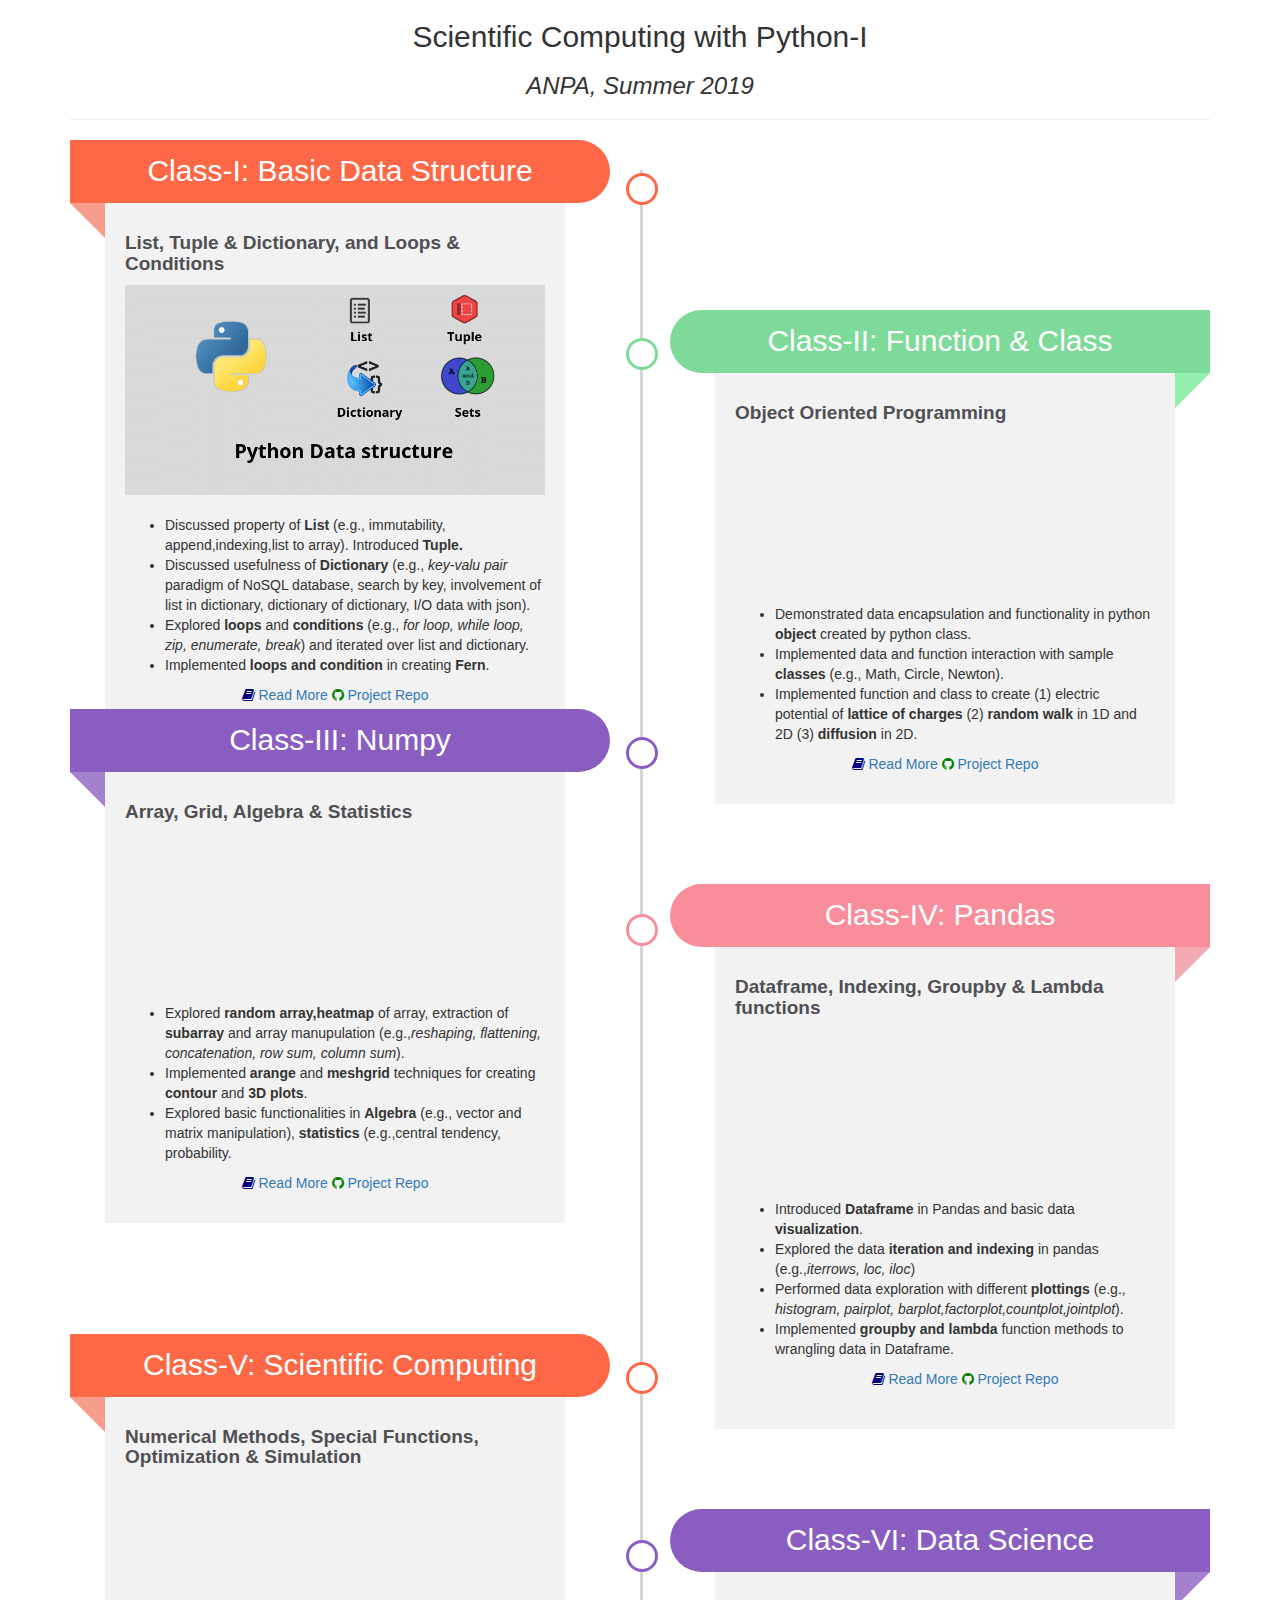
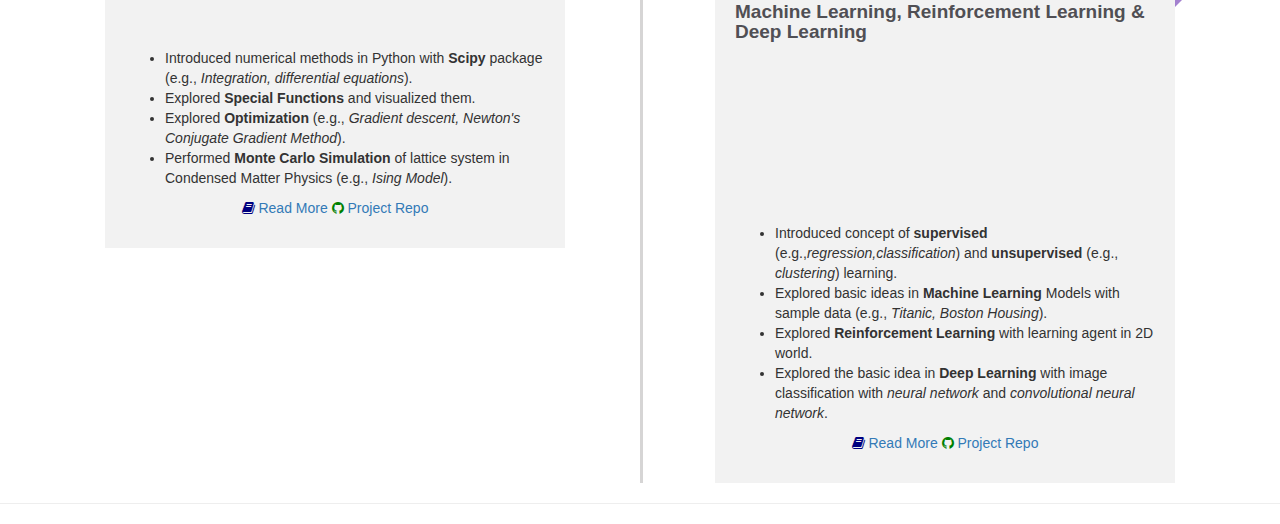
<file: 2019/index.html>
<!DOCTYPE html>
<html lang="en">
    <head>
        <title>ANPA</title>
        <meta charset="utf-8">
        <meta name="viewport" content="width=device-width, initial-scale=1">
        <link href="css/timeline.css" rel="stylesheet">
        <link rel="stylesheet" href="https://use.fontawesome.com/releases/v5.2.0/css/all.css" integrity="sha384-hWVjflwFxL6sNzntih27bfxkr27PmbbK/iSvJ+a4+0owXq79v+lsFkW54bOGbiDQ" crossorigin="anonymous">

        
<link rel="stylesheet" href="https://cdnjs.cloudflare.com/ajax/libs/font-awesome/4.7.0/css/font-awesome.min.css">

<!-- Latest compiled and minified CSS -->
<link rel="stylesheet" href="https://maxcdn.bootstrapcdn.com/bootstrap/3.4.0/css/bootstrap.min.css">


<!-- Latest compiled JavaScript -->
<script src="https://maxcdn.bootstrapcdn.com/bootstrap/3.4.0/js/bootstrap.min.js"></script>



    </head>
    <body>
        
        <div class="container">
            <center>
            <h2>Scientific Computing with Python-I</h2>
            <h3> <em> ANPA, Summer 2019</em></h3>
            </center>
            <hr>
            <div class="row">
                <div class="col-md-12">
                    <div class="main-timeline8">



                        <div class="timeline">
                            <span class="timeline-icon"></span>
                            <span class="year"> Class-I: Basic Data Structure </span>
                            <div class="timeline-content">
                                <h3 class="title">List, Tuple & Dictionary, and  Loops & Conditions</h3>
                                <img src="img/DATA.png" class="img-responsive">
                                
                                <p class="description">
                                    <ul>
                                        <br>
                                    <li> Discussed property of <b>List</b> (e.g., immutability, append,indexing,list to array). Introduced <b>Tuple.</b></li>
                                    <li> Discussed usefulness of <b>Dictionary</b> (e.g., <em>key-valu pair</em> paradigm of NoSQL database, search by key, involvement of list in dictionary, dictionary of dictionary, I/O data with json).</li>
                                    <li> Explored <b> loops</b> and <b>conditions</b> (e.g., <em>for loop, while loop, zip, enumerate, break</em>) and iterated over list and dictionary.</li>
                                    <li> Implemented <b> loops and condition</b> in creating <b>Fern</b>.</li>
                                </ul>
                                </p>

                                <center> <a href="https://www.teachme.codes/docs/prog/" target="_blank"> <span class="fa fa-book" style="color:navy"></span> Read More </a>  <a href="https://github.com/anpaschool/school2019summer" target="_blank"> <span class="fa fa-github" style="color:green"></span> Project Repo </a> </center>

                            </div>
                        </div>


                        <div class="timeline">
                            <span class="timeline-icon"></span>
                            <span class="year"> Class-II: Function & Class </span>
                            <div class="timeline-content">
                                <h3 class="title"> Object Oriented Programming</h3>
                                <iframe width="560" height="415" class="img-responsive" src="https://www.youtube.com/embed/ldiuNUXuUVg" frameborder="0" allow="accelerometer; autoplay; encrypted-media; gyroscope; picture-in-picture" allowfullscreen></iframe>
                                
                                <p class="description">
                                    <ul>
                                        <br>
                                    <li> Demonstrated data encapsulation and functionality in python <b>object</b> created by python class.</li>
                                    <li> Implemented data and function interaction with sample <b>classes</b> (e.g., Math, Circle, Newton).</li>
                                    <li> Implemented function and class to create (1) electric potential of <b>lattice of charges</b> (2) <b>random walk</b> in 1D and 2D (3) <b>diffusion</b> in 2D.</li>
                                </ul>
                                </p>
                                <center> <a href="https://www.teachme.codes/docs/FunctionClass/fnc/" target="_blank"> <span class="fa fa-book" style="color:navy"></span> Read More </a>  <a href="https://github.com/anpaschool/school2019summer" target="_blank"> <span class="fa fa-github" style="color:green"></span> Project Repo </a> </center>
                            </div>
                        </div>


                        <div class="timeline">
                            <span class="timeline-icon"></span>
                            <span class="year">Class-III: Numpy</span>
                            <div class="timeline-content">
                                <h3 class="title"> Array, Grid, Algebra & Statistics </h3>
                                <iframe width="560" height="315" class="img-responsive" src="https://www.youtube.com/embed/bet31S_Tu70" frameborder="0" allow="accelerometer; autoplay; encrypted-media; gyroscope; picture-in-picture" allowfullscreen></iframe>
                                <p class="description">
                                    <ul>
                                        <br>
                                    <li> Explored <b> random array,heatmap</b> of array, extraction of <b> subarray</b> and array manupulation (e.g.,<em>reshaping, flattening, concatenation, row sum, column sum</em>).</li>
                                    <li> Implemented <b> arange</b> and <b> meshgrid</b> techniques for creating <b>contour</b> and <b>3D plots</b>.</li>
                                    <li> Explored basic functionalities in <b>Algebra</b> (e.g., vector and matrix manipulation), <b>statistics</b> (e.g.,central tendency, probability.</li>
                                </ul>
                                </p>
                                <center> <a href="https://www.teachme.codes/docs/Numpy/numpy/" target="_blank"> <span class="fa fa-book" style="color:navy"></span> Read More </a>  <a href="https://github.com/anpaschool/school2019summer" target="_blank"> <span class="fa fa-github" style="color:green"></span> Project Repo </a> </center>
                            </div>
                        </div>



                        <div class="timeline">
                            <span class="timeline-icon"></span>
                            <span class="year"> Class-IV: Pandas</span>
                            <div class="timeline-content">
                                <h3 class="title">Dataframe, Indexing, Groupby & Lambda functions</h3>
                                <iframe width="560" height="315" class="img-responsive" src="https://www.youtube.com/embed/bUWb3ntMt8I" frameborder="0" allow="accelerometer; autoplay; encrypted-media; gyroscope; picture-in-picture" allowfullscreen></iframe>
                                <p class="description">
                                    <ul>
                                        <br>
                                        <li>Introduced <b>Dataframe</b> in Pandas and basic data <b>visualization</b>.</li>
                                        <li>Explored the data <b>iteration and indexing</b> in pandas (e.g.,<em>iterrows, loc, iloc</em>)</li>
                                        <li>Performed data exploration with different <b>plottings</b> (e.g.,<em> histogram, pairplot, barplot,factorplot,countplot,jointplot</em>).</li>
                                        <li> Implemented <b>groupby and lambda</b> function methods to wrangling data in Dataframe.</li>
                                    </li>
                                </p>
                                <center> <a href="https://www.teachme.codes/docs/Pandas/pandas/" target="_blank"> <span class="fa fa-book" style="color:navy"></span> Read More </a>  <a href="https://github.com/anpaschool/school2019summer" target="_blank"> <span class="fa fa-github" style="color:green"></span> Project Repo </a> </center>
                            </div>
                        </div>



                        <div class="timeline">
                            <span class="timeline-icon"></span>
                            <span class="year"> Class-V: Scientific Computing </span>
                            <div class="timeline-content">
                                <h3 class="title"> Numerical Methods, Special Functions, Optimization & Simulation</h3>
                                <iframe width="560" height="315" class="img-responsive" src="https://www.youtube.com/embed/Suu5L6cnVBY" frameborder="0" allow="accelerometer; autoplay; encrypted-media; gyroscope; picture-in-picture" allowfullscreen></iframe>
                                <p class="description">
                                    <ul>
                                        <br>
                                    <li> Introduced numerical methods in Python with <b>Scipy</b> package (e.g., <em>Integration, differential equations</em>).</li>
                                    <li> Explored <b> Special Functions</b> and visualized them.</li>
                                    <li> Explored <b>Optimization</b> (e.g., <em>Gradient descent, Newton's Conjugate Gradient Method</em>).</li>
                                    <li> Performed <b>Monte Carlo Simulation</b> of lattice system in Condensed Matter Physics (e.g., <em> Ising Model</em>).</li>
                                </ul>
                                </p>
                                <center> <a href="https://cphysics.github.io/docs/" target="_blank"> <span class="fa fa-book" style="color:navy"></span> Read More </a>  <a href="https://github.com/anpaschool/school2019summer" target="_blank"> <span class="fa fa-github" style="color:green"></span> Project Repo </a> </center>
                            </div>
                        </div>


                         <div class="timeline">
                            <span class="timeline-icon"></span>
                            <span class="year">Class-VI: Data Science </span>
                            <div class="timeline-content">
                                <h3 class="title">Machine Learning, Reinforcement Learning & Deep Learning</h3>
                                <iframe width="560" height="315" class="img-responsive" src="https://www.youtube.com/embed/_vHkjr_BUTI" frameborder="0" allow="accelerometer; autoplay; encrypted-media; gyroscope; picture-in-picture" allowfullscreen></iframe>
                                <p class="description">
                                    <ul>
                                        <br>
                                    <li> Introduced concept of <b>supervised</b> (e.g.,<em>regression,classification</em>) and <b> unsupervised</b> (e.g., <em> clustering</em>) learning.</li>
                                    <li> Explored basic ideas in <b>Machine Learning</b> Models with sample data (e.g., <em>Titanic, Boston Housing</em>).</li>
                                    <li> Explored <b>Reinforcement Learning </b> with learning agent in 2D world.</li>
                                    <li> Explored the basic idea in <b>Deep Learning</b> with image classification with <em>neural network</em> and <em>convolutional neural network</em>.</li>
                                </ul>
                                </p>
                                <center> <a href="https://datafiction.github.io/docs/" target="_blank"> <span class="fa fa-book" style="color:navy"></span> Read More </a>  <a href="https://github.com/anpaschool/school2019summer" target="_blank"> <span class="fa fa-github" style="color:green"></span> Project Repo </a> </center>
                            </div>
                        </div>


                    </div>
                </div>
            </div>
        </div>
        <hr>
        
        <script src="https://ajax.googleapis.com/ajax/libs/jquery/3.3.1/jquery.min.js"></script>
        <script src="https://maxcdn.bootstrapcdn.com/bootstrap/3.3.7/js/bootstrap.min.js"></script> 
    </body>
</html>
</file>
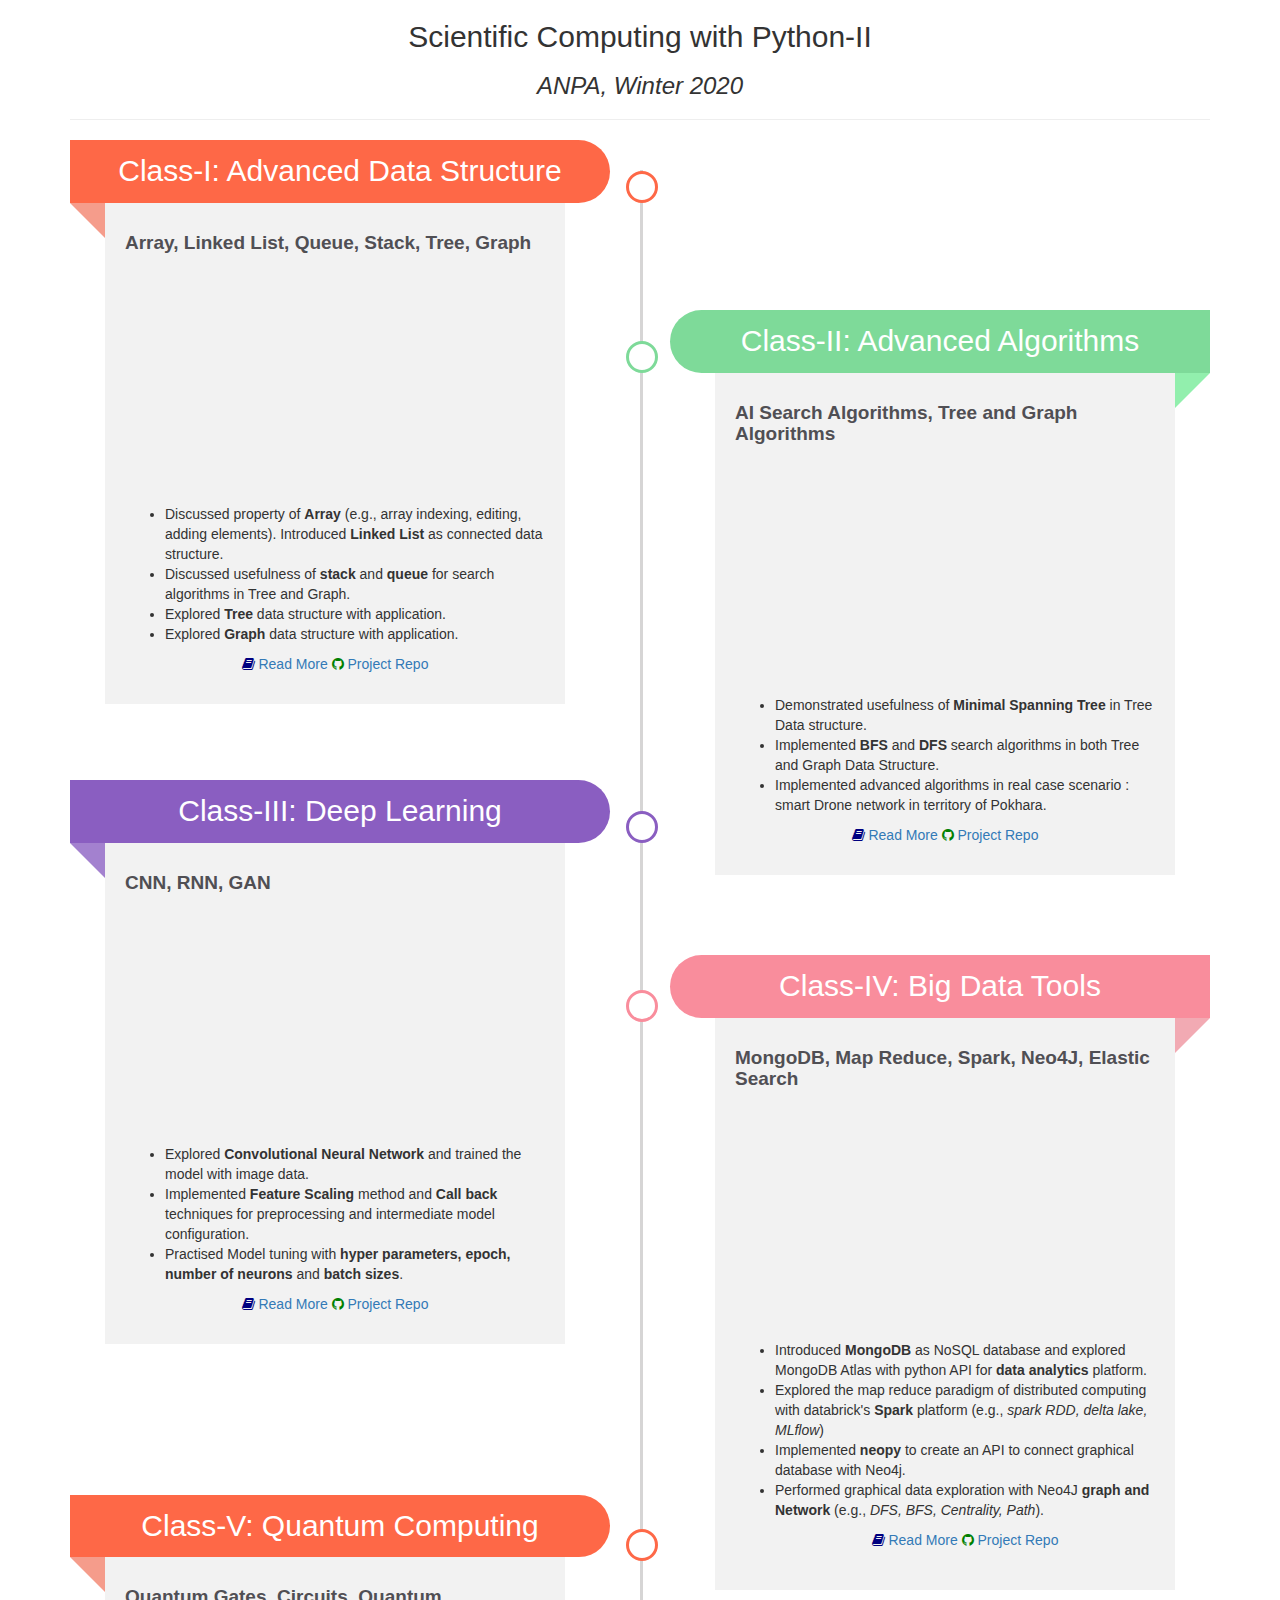
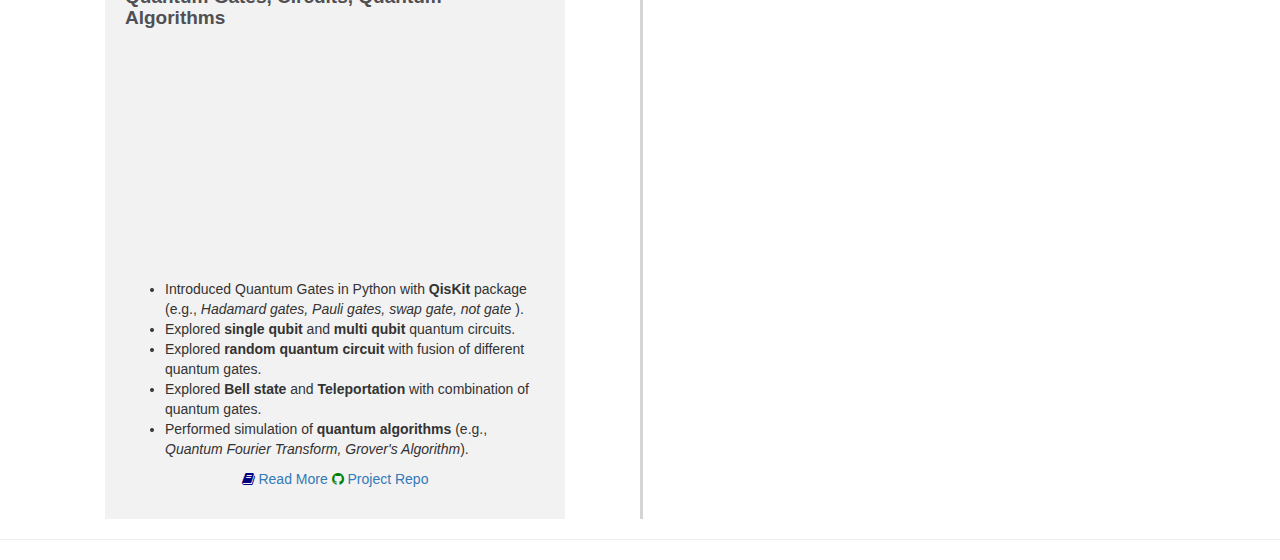
<file: 2020/index.html>
<!DOCTYPE html>
<html lang="en">
    <head>
        <title>ANPA</title>
        <meta charset="utf-8">
        <meta name="viewport" content="width=device-width, initial-scale=1">
        <link href="css/timeline.css" rel="stylesheet">
        <link rel="stylesheet" href="https://use.fontawesome.com/releases/v5.2.0/css/all.css" integrity="sha384-hWVjflwFxL6sNzntih27bfxkr27PmbbK/iSvJ+a4+0owXq79v+lsFkW54bOGbiDQ" crossorigin="anonymous">

        
<link rel="stylesheet" href="https://cdnjs.cloudflare.com/ajax/libs/font-awesome/4.7.0/css/font-awesome.min.css">

<!-- Latest compiled and minified CSS -->
<link rel="stylesheet" href="https://maxcdn.bootstrapcdn.com/bootstrap/3.4.0/css/bootstrap.min.css">


<!-- Latest compiled JavaScript -->
<script src="https://maxcdn.bootstrapcdn.com/bootstrap/3.4.0/js/bootstrap.min.js"></script>



    </head>
    <body>
        
        <div class="container">
            <center>
            <h2>Scientific Computing with Python-II</h2>
            <h3> <em> ANPA, Winter 2020</em></h3>
            </center>
            <hr>
            <div class="row">
                <div class="col-md-12">
                    <div class="main-timeline8">



                        <div class="timeline">
                            <span class="timeline-icon"></span>
                            <span class="year"> Class-I: Advanced Data Structure </span>
                            <div class="timeline-content">
                                <h3 class="title">Array, Linked List, Queue, Stack, Tree, Graph</h3>
                                
                                <iframe width="460" height="215" src="https://www.youtube.com/embed/-pCLtjoMnio" frameborder="0" allow="accelerometer; autoplay; encrypted-media; gyroscope; picture-in-picture" allowfullscreen></iframe>
                                
                                <p class="description">
                                    <ul>
                                        <br>
                                    <li> Discussed property of <b>Array</b> (e.g., array indexing, editing, adding elements). Introduced <b>Linked List</b> as connected data structure. </li>
                                    <li> Discussed usefulness of <b>stack</b> and <b> queue </b> for search algorithms in Tree and Graph.</li>
                                    <li> Explored <b> Tree </b> data structure with application.</li>
                                    <li> Explored <b> Graph </b> data structure with application.</li>
                                </ul>
                                </p>

                                <center> <a href="https://nbviewer.jupyter.org/github/anpaschool/datastructure/tree/master/" target="_blank"> <span class="fa fa-book" style="color:navy"></span> Read More </a>  <a href="https://github.com/anpaschool/datastructure" target="_blank"> <span class="fa fa-github" style="color:green"></span> Project Repo </a> </center>

                            </div>
                        </div>


                        <div class="timeline">
                            <span class="timeline-icon"></span>
                            <span class="year"> Class-II: Advanced Algorithms </span>
                            <div class="timeline-content">
                                <h3 class="title">AI Search Algorithms, Tree and Graph Algorithms</h3>
                                <iframe width="460" height="215" src="https://www.youtube.com/embed/CANfVgiuQgE" frameborder="0" allow="accelerometer; autoplay; encrypted-media; gyroscope; picture-in-picture" allowfullscreen></iframe>
                                
                                <p class="description">
                                    <ul>
                                        <br>
                                    <li> Demonstrated usefulness of <b>Minimal Spanning Tree</b> in Tree Data structure.</li>
                                    <li> Implemented <b>BFS</b> and <b>DFS</b> search algorithms in both Tree and Graph Data Structure.</li>
                                    <li> Implemented advanced algorithms in real case scenario : smart Drone network in territory of Pokhara.</li>
                                </ul>
                                </p>
                                <center> <a href="https://nbviewer.jupyter.org/github/anpaschool/algorithms/tree/master/" target="_blank"> <span class="fa fa-book" style="color:navy"></span> Read More </a>  <a href="https://github.com/anpaschool/algorithms" target="_blank"> <span class="fa fa-github" style="color:green"></span> Project Repo </a> </center>
                            </div>
                        </div>


                        <div class="timeline">
                            <span class="timeline-icon"></span>
                            <span class="year">Class-III: Deep Learning</span>
                            <div class="timeline-content">
                                <h3 class="title"> CNN, RNN, GAN </h3>
                                <iframe width="460" height="215" src="https://www.youtube.com/embed/mKALvJBG0SE" frameborder="0" allow="accelerometer; autoplay; encrypted-media; gyroscope; picture-in-picture" allowfullscreen></iframe>
                                <p class="description">
                                    <ul>
                                        <br>
                                    <li> Explored <b> Convolutional Neural Network </b> and trained the model with image data.</li>
                                    <li> Implemented <b> Feature Scaling</b> method and <b> Call back</b> techniques for preprocessing and intermediate model configuration.</li>
                                    <li> Practised Model tuning with <b> hyper parameters, epoch, number of neurons</b> and <b> batch sizes</b>.</li>
                                </ul>
                                </p>
                                <center> <a href="https://nbviewer.jupyter.org/github/anpaschool/deep-learning/tree/master/" target="_blank"> <span class="fa fa-book" style="color:navy"></span> Read More </a>  <a href="https://github.com/anpaschool/deep-learning" target="_blank"> <span class="fa fa-github" style="color:green"></span> Project Repo </a> </center>
                            </div>
                        </div>



                        <div class="timeline">
                            <span class="timeline-icon"></span>
                            <span class="year"> Class-IV: Big Data Tools</span>
                            <div class="timeline-content">
                                <h3 class="title"> MongoDB, Map Reduce, Spark, Neo4J, Elastic Search</h3>
                                <iframe width="460" height="215" src="https://www.youtube.com/embed/S-rrfoue8VI" frameborder="0" allow="accelerometer; autoplay; encrypted-media; gyroscope; picture-in-picture" allowfullscreen></iframe>
                                <p class="description">
                                    <ul>
                                        <br>
                                        <li>Introduced <b> MongoDB</b> as NoSQL database and explored MongoDB Atlas with python API for <b>data analytics</b> platform.</li>
                                        <li>Explored the map reduce paradigm of distributed computing with databrick's <b>Spark</b> platform (e.g.,<em> spark RDD, delta lake, MLflow</em>)</li>
                                        <li> Implemented <b>neopy</b>  to create an API to connect graphical database with Neo4j.</li>
                                        <li>Performed graphical data exploration with Neo4J <b> graph and Network</b> (e.g.,<em> DFS, BFS, Centrality, Path</em>).</li>
                                        
                                    </li>
                                </p>
                                <center> <a href="https://nbviewer.jupyter.org/github/anpaschool/bigdata/tree/master/" target="_blank"> <span class="fa fa-book" style="color:navy"></span> Read More </a>  <a href="https://github.com/anpaschool/bigdata" target="_blank"> <span class="fa fa-github" style="color:green"></span> Project Repo </a> </center>
                            </div>
                        </div>



                        <div class="timeline">
                            <span class="timeline-icon"></span>
                            <span class="year"> Class-V: Quantum Computing </span>
                            <div class="timeline-content">
                                <h3 class="title"> Quantum Gates, Circuits, Quantum Algorithms</h3>
                                <iframe width="460" height="215" src="https://www.youtube.com/embed/d3H1daROMd8" frameborder="0" allow="accelerometer; autoplay; encrypted-media; gyroscope; picture-in-picture" allowfullscreen></iframe>
                                 <p class="description">
                                    <ul>
                                        <br>
                                    <li> Introduced Quantum Gates in Python with <b>QisKit</b> package (e.g., <em>Hadamard gates, Pauli gates, swap gate, not gate </em>).</li>
                                    <li> Explored <b> single qubit </b> and <b> multi qubit</b> quantum circuits.</li>
                                    <li> Explored <b> random quantum circuit </b> with fusion of different quantum gates.</li>
                                    <li> Explored <b> Bell state </b> and <b> Teleportation </b> with combination of quantum gates.</li>
                                    <li> Performed simulation of <b>quantum algorithms</b> (e.g., <em> Quantum Fourier Transform, Grover's Algorithm</em>).</li>
                                </ul>
                                </p>
                                <center> <a href="https://nbviewer.jupyter.org/github/anpaschool/quantum-computing/tree/master/" target="_blank"> <span class="fa fa-book" style="color:navy"></span> Read More </a>  <a href="https://github.com/anpaschool/quantum-computing" target="_blank"> <span class="fa fa-github" style="color:green"></span> Project Repo </a> </center>
                            </div>
                        </div>


                    </div>
                </div>
            </div>
        </div>
        <hr>
        
        <script src="https://ajax.googleapis.com/ajax/libs/jquery/3.3.1/jquery.min.js"></script>
        <script src="https://maxcdn.bootstrapcdn.com/bootstrap/3.3.7/js/bootstrap.min.js"></script> 
    </body>
</html>
</file>
<file: 2019/css/timeline.css>
a{text-decoration:none}
h4{text-align:center;margin:30px 0;color:#444}


.main-timeline{position:relative}
.main-timeline:before{content:"";width:5px;height:100%;border-radius:20px;margin:0 auto;background:#242922;position:absolute;top:0;left:0;right:0}
.main-timeline .timeline{display:inline-block;margin-bottom:50px;position:relative}
.main-timeline .timeline:before{content:"";width:20px;height:20px;border-radius:50%;border:4px solid #fff;background:#ec496e;position:absolute;top:50%;left:50%;z-index:1;transform:translate(-50%,-50%)}
.main-timeline .timeline-icon{display:inline-block;width:130px;height:130px;border-radius:50%;border:3px solid #ec496e;padding:13px;text-align:center;position:absolute;top:50%;left:30%;transform:translateY(-50%)}
.main-timeline .timeline-icon i{display:block;border-radius:50%;background:#ec496e;font-size:64px;color:#fff;line-height:100px;z-index:1;position:relative}
.main-timeline .timeline-icon:after,.main-timeline .timeline-icon:before{content:"";width:100px;height:4px;background:#ec496e;position:absolute;top:50%;right:-100px;transform:translateY(-50%)}
.main-timeline .timeline-icon:after{width:70px;height:50px;background:#fff;top:89px;right:-30px}
.main-timeline .timeline-content{width:50%;padding:0 50px;margin:52px 0 0;float:right;position:relative}
.main-timeline .timeline-content:before{content:"";width:70%;height:100%;border:3px solid #ec496e;border-top:none;border-right:none;position:absolute;bottom:-13px;left:35px}
.main-timeline .timeline-content:after{content:"";width:37px;height:3px;background:#ec496e;position:absolute;top:13px;left:0}
.main-timeline .title{font-size:20px;font-weight:600;color:#ec496e;text-transform:uppercase;margin:0 0 5px}
.main-timeline .description{display:inline-block;font-size:16px;color:#404040;line-height:20px;letter-spacing:1px;margin:0}
.main-timeline .timeline:nth-child(even) .timeline-icon{left:auto;right:30%}
.main-timeline .timeline:nth-child(even) .timeline-icon:before{right:auto;left:-100px}
.main-timeline .timeline:nth-child(even) .timeline-icon:after{right:auto;left:-30px}
.main-timeline .timeline:nth-child(even) .timeline-content{float:left}
.main-timeline .timeline:nth-child(even) .timeline-content:before{left:auto;right:35px;transform:rotateY(180deg)}
.main-timeline .timeline:nth-child(even) .timeline-content:after{left:auto;right:0}
.main-timeline .timeline:nth-child(2n) .timeline-content:after,.main-timeline .timeline:nth-child(2n) .timeline-icon i,.main-timeline .timeline:nth-child(2n) .timeline-icon:before,.main-timeline .timeline:nth-child(2n):before{background:#f9850f}
.main-timeline .timeline:nth-child(2n) .timeline-icon{border-color:#f9850f}
.main-timeline .timeline:nth-child(2n) .title{color:#f9850f}
.main-timeline .timeline:nth-child(2n) .timeline-content:before{border-left-color:#f9850f;border-bottom-color:#f9850f}
.main-timeline .timeline:nth-child(3n) .timeline-content:after,.main-timeline .timeline:nth-child(3n) .timeline-icon i,.main-timeline .timeline:nth-child(3n) .timeline-icon:before,.main-timeline .timeline:nth-child(3n):before{background:#8fb800}
.main-timeline .timeline:nth-child(3n) .timeline-icon{border-color:#8fb800}
.main-timeline .timeline:nth-child(3n) .title{color:#8fb800}
.main-timeline .timeline:nth-child(3n) .timeline-content:before{border-left-color:#8fb800;border-bottom-color:#8fb800}
.main-timeline .timeline:nth-child(4n) .timeline-content:after,.main-timeline .timeline:nth-child(4n) .timeline-icon i,.main-timeline .timeline:nth-child(4n) .timeline-icon:before,.main-timeline .timeline:nth-child(4n):before{background:#2fcea5}
.main-timeline .timeline:nth-child(4n) .timeline-icon{border-color:#2fcea5}
.main-timeline .timeline:nth-child(4n) .title{color:#2fcea5}
.main-timeline .timeline:nth-child(4n) .timeline-content:before{border-left-color:#2fcea5;border-bottom-color:#2fcea5}
@media only screen and (max-width:1200px){.main-timeline .timeline-icon:before{width:50px;right:-50px}
.main-timeline .timeline:nth-child(even) .timeline-icon:before{right:auto;left:-50px}
.main-timeline .timeline-content{margin-top:75px}
}
@media only screen and (max-width:990px){.main-timeline .timeline{margin:0 0 10px}
.main-timeline .timeline-icon{left:25%}
.main-timeline .timeline:nth-child(even) .timeline-icon{right:25%}
.main-timeline .timeline-content{margin-top:115px}
}
@media only screen and (max-width:767px){.main-timeline{padding-top:50px}
.main-timeline:before{left:80px;right:0;margin:0}
.main-timeline .timeline{margin-bottom:70px}
.main-timeline .timeline:before{top:0;left:83px;right:0;margin:0}
.main-timeline .timeline-icon{width:60px;height:60px;line-height:40px;padding:5px;top:0;left:0}
.main-timeline .timeline:nth-child(even) .timeline-icon{left:0;right:auto}
.main-timeline .timeline-icon:before,.main-timeline .timeline:nth-child(even) .timeline-icon:before{width:25px;left:auto;right:-25px}
.main-timeline .timeline-icon:after,.main-timeline .timeline:nth-child(even) .timeline-icon:after{width:25px;height:30px;top:44px;left:auto;right:-5px}
.main-timeline .timeline-icon i{font-size:30px;line-height:45px}
.main-timeline .timeline-content,.main-timeline .timeline:nth-child(even) .timeline-content{width:100%;margin-top:-15px;padding-left:130px;padding-right:5px}
.main-timeline .timeline:nth-child(even) .timeline-content{float:right}
.main-timeline .timeline-content:before,.main-timeline .timeline:nth-child(even) .timeline-content:before{width:50%;left:120px}
.main-timeline .timeline:nth-child(even) .timeline-content:before{right:auto;transform:rotateY(0)}
.main-timeline .timeline-content:after,.main-timeline .timeline:nth-child(even) .timeline-content:after{left:85px}
}
@media only screen and (max-width:479px){.main-timeline .timeline-content,.main-timeline .timeline:nth-child(2n) .timeline-content{padding-left:110px}
.main-timeline .timeline-content:before,.main-timeline .timeline:nth-child(2n) .timeline-content:before{left:99px}
.main-timeline .timeline-content:after,.main-timeline .timeline:nth-child(2n) .timeline-content:after{left:65px}
}



/******************* Timeline Demo - 8 *****************/
.main-timeline8{overflow:hidden;position:relative}
.main-timeline8:after,.main-timeline8:before{content:"";display:block;width:100%;clear:both}
.main-timeline8:before{content:"";width:3px;height:100%;background:#d6d5d5;position:absolute;top:30px;left:50%}
.main-timeline8 .timeline{width:50%;float:left;padding-right:30px;position:relative}
.main-timeline8 .timeline-icon{width:32px;height:32px;border-radius:50%;background:#fff;border:3px solid #fe6847;position:absolute;top:5.5%;right:-17.5px}
.main-timeline8 .year{display:block;padding:10px;margin:0;font-size:30px;color:#fff;border-radius:0 50px 50px 0;background:#fe6847;text-align:center;position:relative}
.main-timeline8 .year:before{content:"";border-top:35px solid #f59c8b;border-left:35px solid transparent;position:absolute;bottom:-35px;left:0}
.main-timeline8 .timeline-content{padding:30px 20px;margin:0 45px 0 35px;background:#f2f2f2}
.main-timeline8 .title{font-size:19px;font-weight:700;color:#504f54;margin:0 0 10px}
.main-timeline8 .description{font-size:14px;color:#7d7b7b;margin:0}
.main-timeline8 .timeline:nth-child(2n){padding:0 0 0 30px}
.main-timeline8 .timeline:nth-child(2n) .timeline-icon{right:auto;left:-14.5px}
.main-timeline8 .timeline:nth-child(2n) .year{border-radius:50px 0 0 50px;background:#7eda99}
.main-timeline8 .timeline:nth-child(2n) .year:before{border-left:none;border-right:35px solid transparent;left:auto;right:0}
.main-timeline8 .timeline:nth-child(2n) .timeline-content{text-align:left;margin:0 35px 0 45px}
.main-timeline8 .timeline:nth-child(2){margin-top:170px}
.main-timeline8 .timeline:nth-child(odd){margin:-175px 0 0}
.main-timeline8 .timeline:nth-child(even){margin-bottom:80px}
.main-timeline8 .timeline:first-child,.main-timeline8 .timeline:last-child:nth-child(even){margin:0}
.main-timeline8 .timeline:nth-child(2n) .timeline-icon{border-color:#7eda99}
.main-timeline8 .timeline:nth-child(2n) .year:before{border-top-color:#92efad}
.main-timeline8 .timeline:nth-child(3n) .timeline-icon{border-color:#8a5ec1}
.main-timeline8 .timeline:nth-child(3n) .year{background:#8a5ec1}
.main-timeline8 .timeline:nth-child(3n) .year:before{border-top-color:#a381cf}
.main-timeline8 .timeline:nth-child(4n) .timeline-icon{border-color:#f98d9c}
.main-timeline8 .timeline:nth-child(4n) .year{background:#f98d9c}
.main-timeline8 .timeline:nth-child(4n) .year:before{border-top-color:#f2aab3}
@media only screen and (max-width:767px){.main-timeline8{overflow:visible}
.main-timeline8:before{top:0;left:0}
.main-timeline8 .timeline:nth-child(2),.main-timeline8 .timeline:nth-child(even),.main-timeline8 .timeline:nth-child(odd){margin:0}
.main-timeline8 .timeline{width:100%;float:none;padding:0 0 0 30px;margin-bottom:20px!important}
.main-timeline8 .timeline:last-child{margin:0!important}
.main-timeline8 .timeline-icon{right:auto;left:-14.5px}
.main-timeline8 .year{border-radius:50px 0 0 50px}
.main-timeline8 .year:before{border-left:none;border-right:35px solid transparent;left:auto;right:0}
.main-timeline8 .timeline-content{margin:0 35px 0 45px}
}
</file>
<file: 2020/css/timeline.css>
a{text-decoration:none}
h4{text-align:center;margin:30px 0;color:#444}


.main-timeline{position:relative}
.main-timeline:before{content:"";width:5px;height:100%;border-radius:20px;margin:0 auto;background:#242922;position:absolute;top:0;left:0;right:0}
.main-timeline .timeline{display:inline-block;margin-bottom:50px;position:relative}
.main-timeline .timeline:before{content:"";width:20px;height:20px;border-radius:50%;border:4px solid #fff;background:#ec496e;position:absolute;top:50%;left:50%;z-index:1;transform:translate(-50%,-50%)}
.main-timeline .timeline-icon{display:inline-block;width:130px;height:130px;border-radius:50%;border:3px solid #ec496e;padding:13px;text-align:center;position:absolute;top:50%;left:30%;transform:translateY(-50%)}
.main-timeline .timeline-icon i{display:block;border-radius:50%;background:#ec496e;font-size:64px;color:#fff;line-height:100px;z-index:1;position:relative}
.main-timeline .timeline-icon:after,.main-timeline .timeline-icon:before{content:"";width:100px;height:4px;background:#ec496e;position:absolute;top:50%;right:-100px;transform:translateY(-50%)}
.main-timeline .timeline-icon:after{width:70px;height:50px;background:#fff;top:89px;right:-30px}
.main-timeline .timeline-content{width:50%;padding:0 50px;margin:52px 0 0;float:right;position:relative}
.main-timeline .timeline-content:before{content:"";width:70%;height:100%;border:3px solid #ec496e;border-top:none;border-right:none;position:absolute;bottom:-13px;left:35px}
.main-timeline .timeline-content:after{content:"";width:37px;height:3px;background:#ec496e;position:absolute;top:13px;left:0}
.main-timeline .title{font-size:20px;font-weight:600;color:#ec496e;text-transform:uppercase;margin:0 0 5px}
.main-timeline .description{display:inline-block;font-size:16px;color:#404040;line-height:20px;letter-spacing:1px;margin:0}
.main-timeline .timeline:nth-child(even) .timeline-icon{left:auto;right:30%}
.main-timeline .timeline:nth-child(even) .timeline-icon:before{right:auto;left:-100px}
.main-timeline .timeline:nth-child(even) .timeline-icon:after{right:auto;left:-30px}
.main-timeline .timeline:nth-child(even) .timeline-content{float:left}
.main-timeline .timeline:nth-child(even) .timeline-content:before{left:auto;right:35px;transform:rotateY(180deg)}
.main-timeline .timeline:nth-child(even) .timeline-content:after{left:auto;right:0}
.main-timeline .timeline:nth-child(2n) .timeline-content:after,.main-timeline .timeline:nth-child(2n) .timeline-icon i,.main-timeline .timeline:nth-child(2n) .timeline-icon:before,.main-timeline .timeline:nth-child(2n):before{background:#f9850f}
.main-timeline .timeline:nth-child(2n) .timeline-icon{border-color:#f9850f}
.main-timeline .timeline:nth-child(2n) .title{color:#f9850f}
.main-timeline .timeline:nth-child(2n) .timeline-content:before{border-left-color:#f9850f;border-bottom-color:#f9850f}
.main-timeline .timeline:nth-child(3n) .timeline-content:after,.main-timeline .timeline:nth-child(3n) .timeline-icon i,.main-timeline .timeline:nth-child(3n) .timeline-icon:before,.main-timeline .timeline:nth-child(3n):before{background:#8fb800}
.main-timeline .timeline:nth-child(3n) .timeline-icon{border-color:#8fb800}
.main-timeline .timeline:nth-child(3n) .title{color:#8fb800}
.main-timeline .timeline:nth-child(3n) .timeline-content:before{border-left-color:#8fb800;border-bottom-color:#8fb800}
.main-timeline .timeline:nth-child(4n) .timeline-content:after,.main-timeline .timeline:nth-child(4n) .timeline-icon i,.main-timeline .timeline:nth-child(4n) .timeline-icon:before,.main-timeline .timeline:nth-child(4n):before{background:#2fcea5}
.main-timeline .timeline:nth-child(4n) .timeline-icon{border-color:#2fcea5}
.main-timeline .timeline:nth-child(4n) .title{color:#2fcea5}
.main-timeline .timeline:nth-child(4n) .timeline-content:before{border-left-color:#2fcea5;border-bottom-color:#2fcea5}
@media only screen and (max-width:1200px){.main-timeline .timeline-icon:before{width:50px;right:-50px}
.main-timeline .timeline:nth-child(even) .timeline-icon:before{right:auto;left:-50px}
.main-timeline .timeline-content{margin-top:75px}
}
@media only screen and (max-width:990px){.main-timeline .timeline{margin:0 0 10px}
.main-timeline .timeline-icon{left:25%}
.main-timeline .timeline:nth-child(even) .timeline-icon{right:25%}
.main-timeline .timeline-content{margin-top:115px}
}
@media only screen and (max-width:767px){.main-timeline{padding-top:50px}
.main-timeline:before{left:80px;right:0;margin:0}
.main-timeline .timeline{margin-bottom:70px}
.main-timeline .timeline:before{top:0;left:83px;right:0;margin:0}
.main-timeline .timeline-icon{width:60px;height:60px;line-height:40px;padding:5px;top:0;left:0}
.main-timeline .timeline:nth-child(even) .timeline-icon{left:0;right:auto}
.main-timeline .timeline-icon:before,.main-timeline .timeline:nth-child(even) .timeline-icon:before{width:25px;left:auto;right:-25px}
.main-timeline .timeline-icon:after,.main-timeline .timeline:nth-child(even) .timeline-icon:after{width:25px;height:30px;top:44px;left:auto;right:-5px}
.main-timeline .timeline-icon i{font-size:30px;line-height:45px}
.main-timeline .timeline-content,.main-timeline .timeline:nth-child(even) .timeline-content{width:100%;margin-top:-15px;padding-left:130px;padding-right:5px}
.main-timeline .timeline:nth-child(even) .timeline-content{float:right}
.main-timeline .timeline-content:before,.main-timeline .timeline:nth-child(even) .timeline-content:before{width:50%;left:120px}
.main-timeline .timeline:nth-child(even) .timeline-content:before{right:auto;transform:rotateY(0)}
.main-timeline .timeline-content:after,.main-timeline .timeline:nth-child(even) .timeline-content:after{left:85px}
}
@media only screen and (max-width:479px){.main-timeline .timeline-content,.main-timeline .timeline:nth-child(2n) .timeline-content{padding-left:110px}
.main-timeline .timeline-content:before,.main-timeline .timeline:nth-child(2n) .timeline-content:before{left:99px}
.main-timeline .timeline-content:after,.main-timeline .timeline:nth-child(2n) .timeline-content:after{left:65px}
}



/******************* Timeline Demo - 8 *****************/
.main-timeline8{overflow:hidden;position:relative}
.main-timeline8:after,.main-timeline8:before{content:"";display:block;width:100%;clear:both}
.main-timeline8:before{content:"";width:3px;height:100%;background:#d6d5d5;position:absolute;top:30px;left:50%}
.main-timeline8 .timeline{width:50%;float:left;padding-right:30px;position:relative}
.main-timeline8 .timeline-icon{width:32px;height:32px;border-radius:50%;background:#fff;border:3px solid #fe6847;position:absolute;top:5.5%;right:-17.5px}
.main-timeline8 .year{display:block;padding:10px;margin:0;font-size:30px;color:#fff;border-radius:0 50px 50px 0;background:#fe6847;text-align:center;position:relative}
.main-timeline8 .year:before{content:"";border-top:35px solid #f59c8b;border-left:35px solid transparent;position:absolute;bottom:-35px;left:0}
.main-timeline8 .timeline-content{padding:30px 20px;margin:0 45px 0 35px;background:#f2f2f2}
.main-timeline8 .title{font-size:19px;font-weight:700;color:#504f54;margin:0 0 10px}
.main-timeline8 .description{font-size:14px;color:#7d7b7b;margin:0}
.main-timeline8 .timeline:nth-child(2n){padding:0 0 0 30px}
.main-timeline8 .timeline:nth-child(2n) .timeline-icon{right:auto;left:-14.5px}
.main-timeline8 .timeline:nth-child(2n) .year{border-radius:50px 0 0 50px;background:#7eda99}
.main-timeline8 .timeline:nth-child(2n) .year:before{border-left:none;border-right:35px solid transparent;left:auto;right:0}
.main-timeline8 .timeline:nth-child(2n) .timeline-content{text-align:left;margin:0 35px 0 45px}
.main-timeline8 .timeline:nth-child(2){margin-top:170px}
.main-timeline8 .timeline:nth-child(odd){margin:-175px 0 0}
.main-timeline8 .timeline:nth-child(even){margin-bottom:80px}
.main-timeline8 .timeline:first-child,.main-timeline8 .timeline:last-child:nth-child(even){margin:0}
.main-timeline8 .timeline:nth-child(2n) .timeline-icon{border-color:#7eda99}
.main-timeline8 .timeline:nth-child(2n) .year:before{border-top-color:#92efad}
.main-timeline8 .timeline:nth-child(3n) .timeline-icon{border-color:#8a5ec1}
.main-timeline8 .timeline:nth-child(3n) .year{background:#8a5ec1}
.main-timeline8 .timeline:nth-child(3n) .year:before{border-top-color:#a381cf}
.main-timeline8 .timeline:nth-child(4n) .timeline-icon{border-color:#f98d9c}
.main-timeline8 .timeline:nth-child(4n) .year{background:#f98d9c}
.main-timeline8 .timeline:nth-child(4n) .year:before{border-top-color:#f2aab3}
@media only screen and (max-width:767px){.main-timeline8{overflow:visible}
.main-timeline8:before{top:0;left:0}
.main-timeline8 .timeline:nth-child(2),.main-timeline8 .timeline:nth-child(even),.main-timeline8 .timeline:nth-child(odd){margin:0}
.main-timeline8 .timeline{width:100%;float:none;padding:0 0 0 30px;margin-bottom:20px!important}
.main-timeline8 .timeline:last-child{margin:0!important}
.main-timeline8 .timeline-icon{right:auto;left:-14.5px}
.main-timeline8 .year{border-radius:50px 0 0 50px}
.main-timeline8 .year:before{border-left:none;border-right:35px solid transparent;left:auto;right:0}
.main-timeline8 .timeline-content{margin:0 35px 0 45px}
}
</file>
